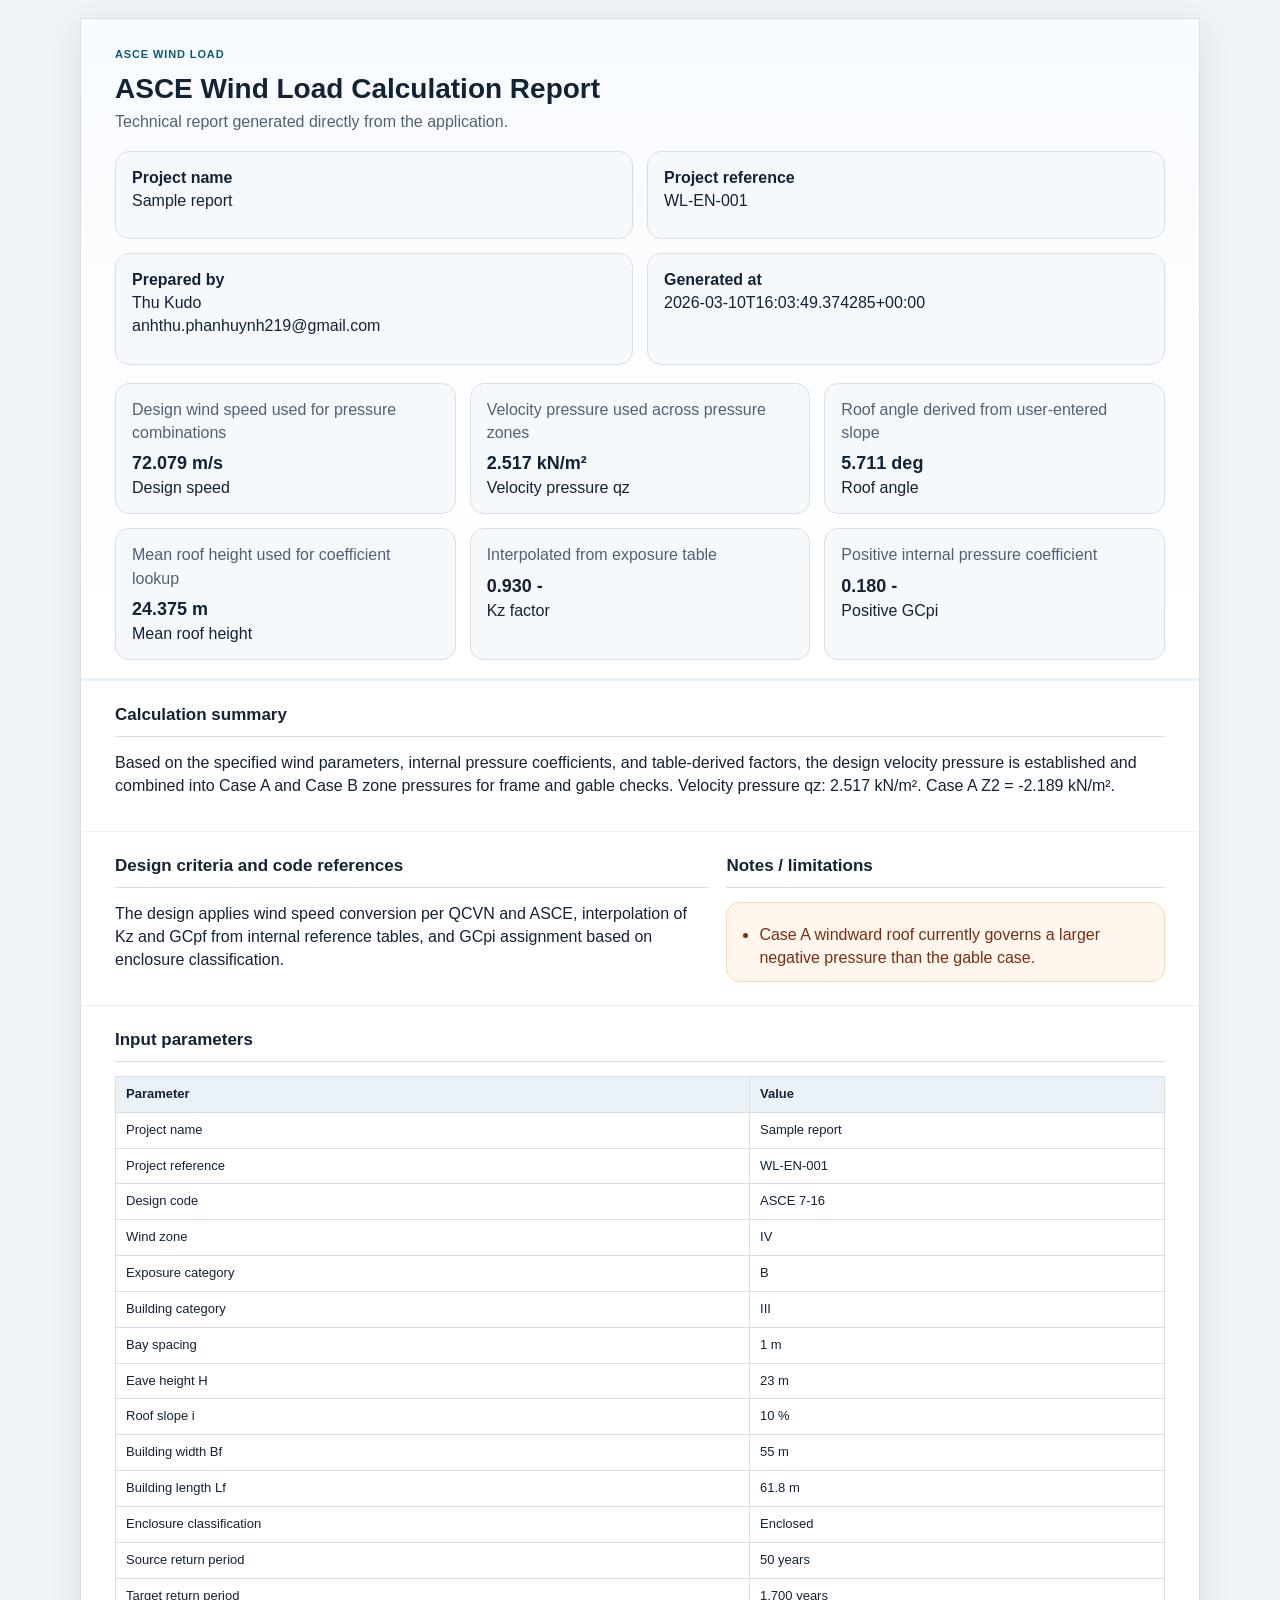
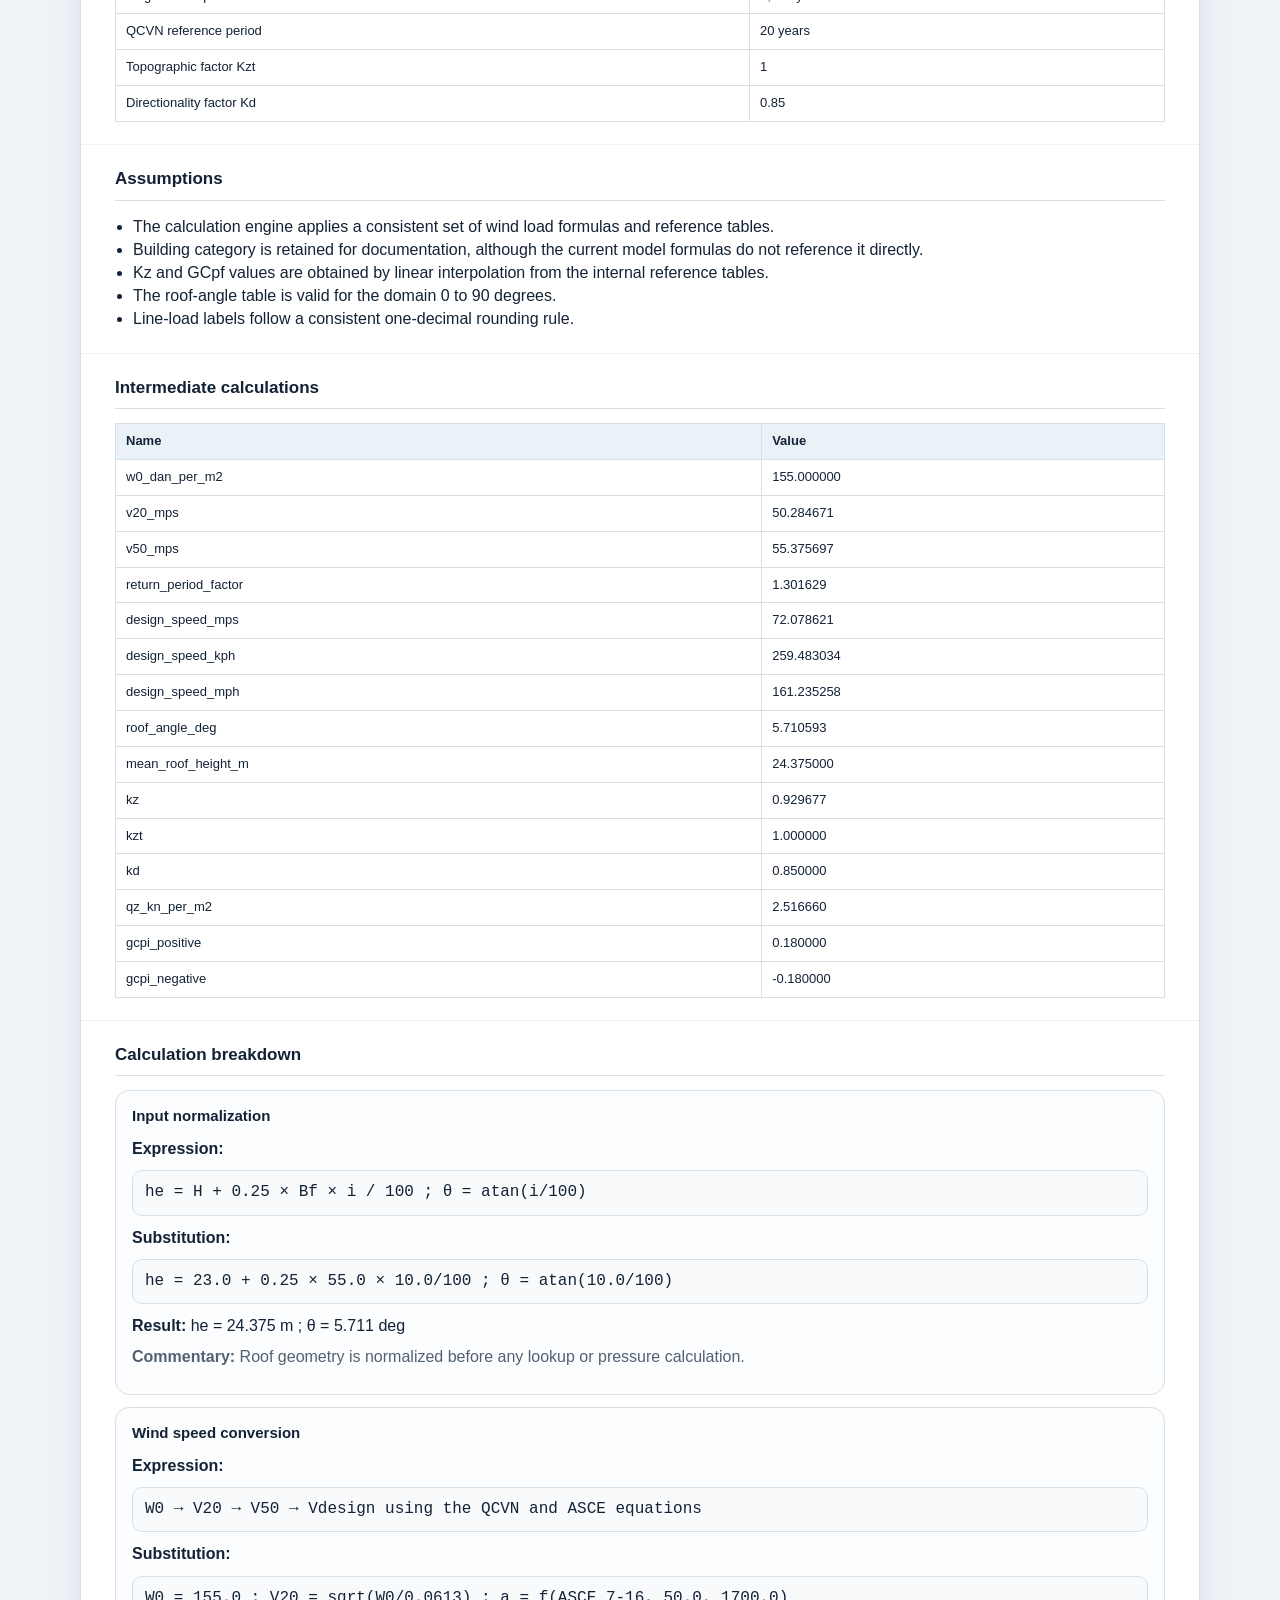
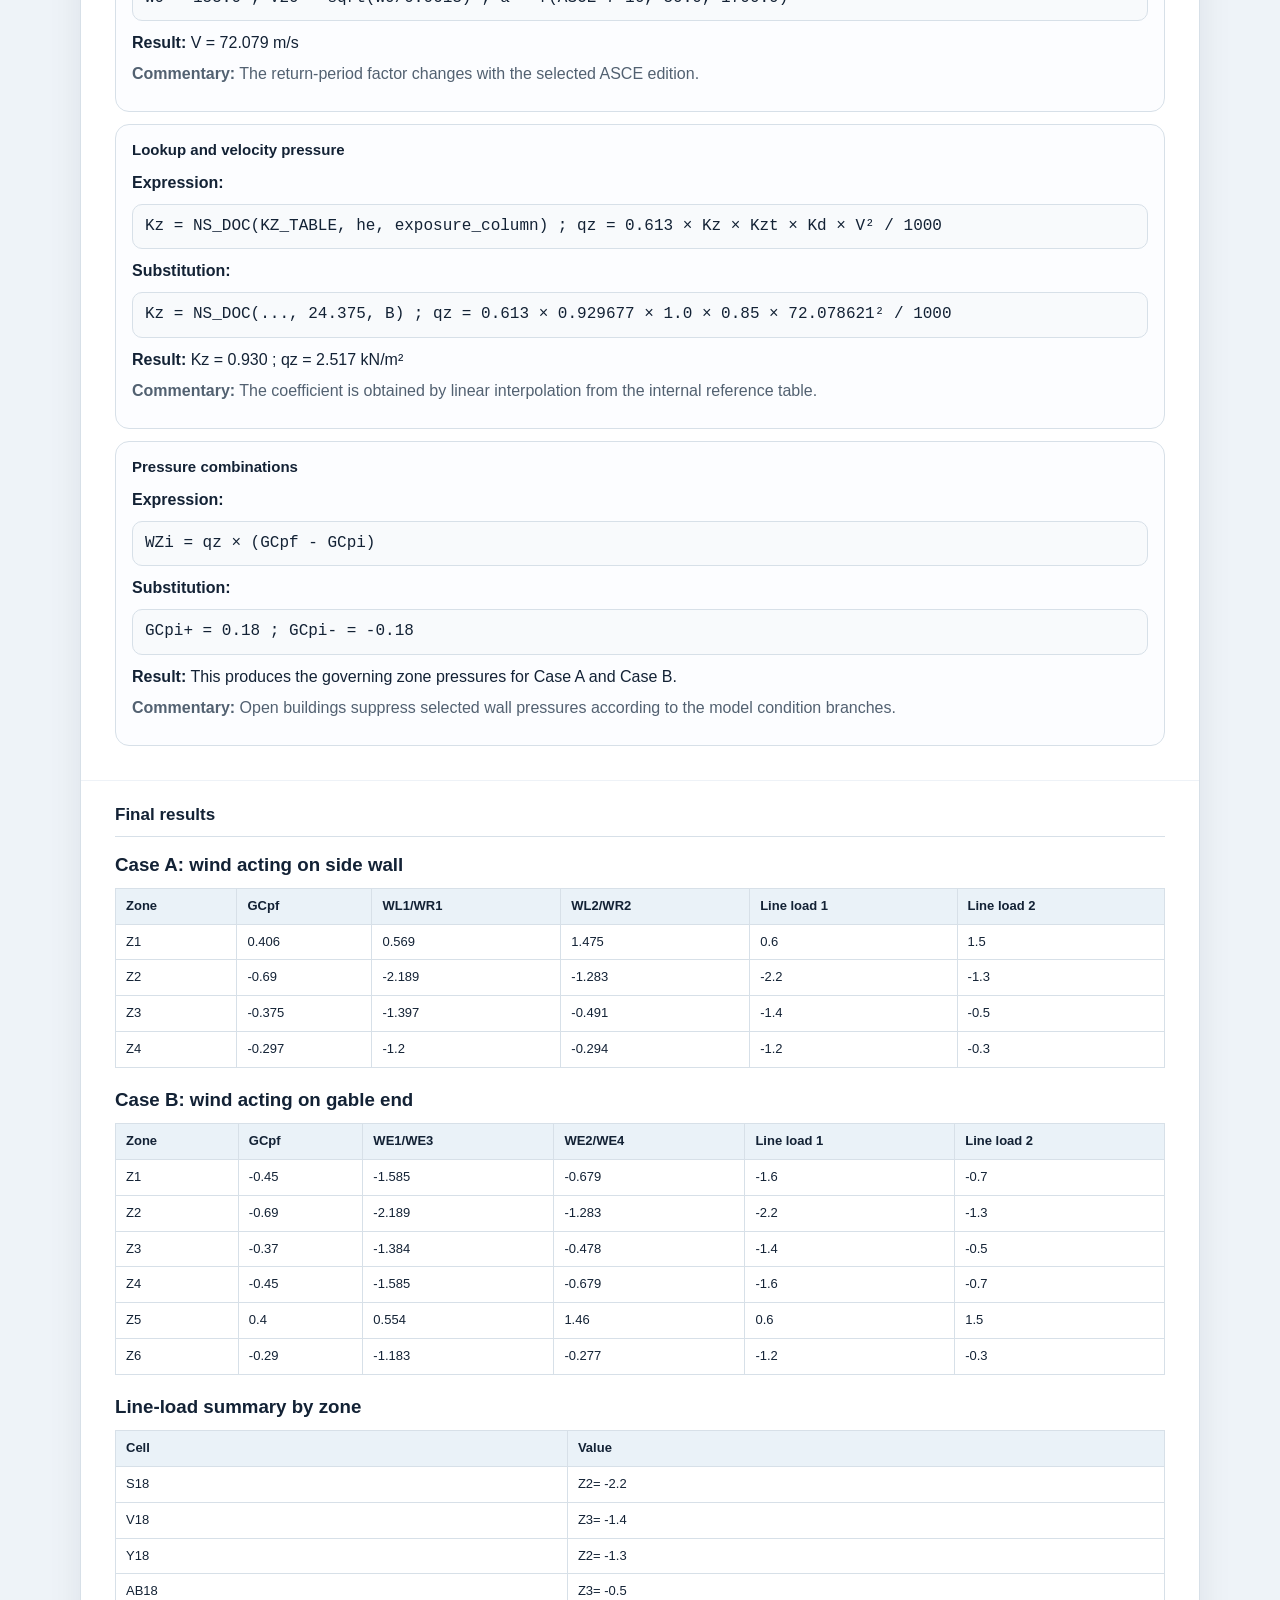
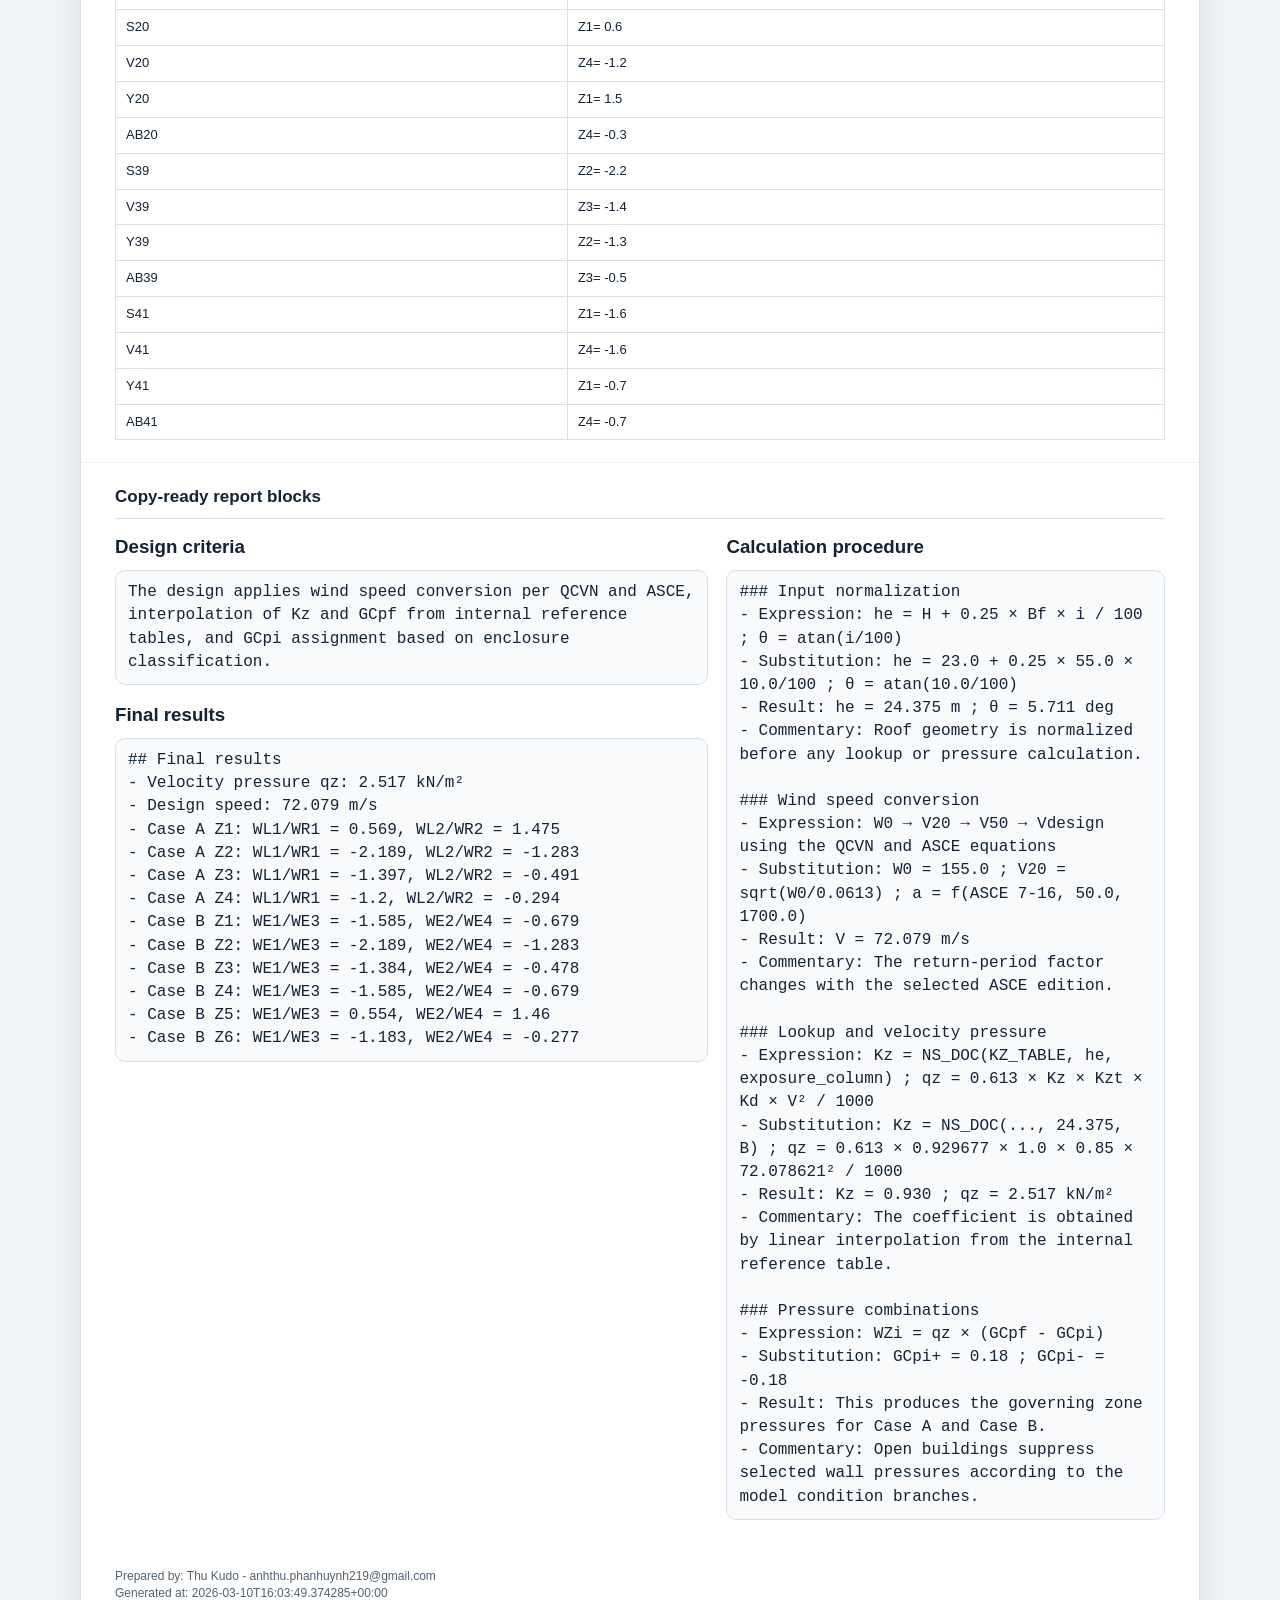
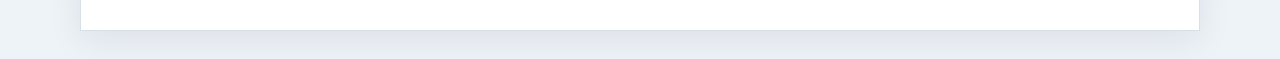
<file: sample_reports/sample_report_en.html>
<!DOCTYPE html>
<html lang="en">
<head>
  <meta charset="UTF-8">
  <meta name="viewport" content="width=device-width, initial-scale=1.0">
  <title>ASCE Wind Load Calculation Report</title>
  <style>
    :root {
      --ink: #132235;
      --muted: #526171;
      --line: #d7e0e8;
      --panel: #f6f9fc;
      --accent: #0f5a73;
      --soft: #eaf2f8;
      --warn: #7c2d12;
      --warn-bg: #fff7ed;
    }
    * { box-sizing: border-box; }
    body {
      margin: 0;
      font-family: "Segoe UI", Arial, sans-serif;
      color: var(--ink);
      background: #eef3f8;
      line-height: 1.45;
    }
    .page {
      width: min(1120px, calc(100vw - 32px));
      margin: 18px auto 28px;
      background: white;
      border: 1px solid var(--line);
      box-shadow: 0 10px 32px rgba(15, 23, 42, 0.08);
    }
    .header {
      padding: 28px 34px 18px;
      border-bottom: 2px solid var(--soft);
      background: linear-gradient(180deg, #f8fbfe, white);
    }
    .eyebrow {
      margin: 0 0 6px;
      font-size: 11px;
      text-transform: uppercase;
      letter-spacing: 0.08em;
      color: var(--accent);
      font-weight: 800;
    }
    h1, h2, h3 { margin: 0; }
    h1 { font-size: 28px; }
    h2 {
      font-size: 17px;
      padding-bottom: 8px;
      border-bottom: 1px solid var(--line);
      margin-bottom: 14px;
    }
    p { margin: 0 0 12px; }
    .subtle { color: var(--muted); }
    .meta-grid, .summary-grid {
      display: grid;
      grid-template-columns: repeat(2, minmax(0, 1fr));
      gap: 14px;
      margin-top: 18px;
    }
    .summary-grid {
      grid-template-columns: repeat(3, minmax(0, 1fr));
    }
    .meta-card, .metric-card {
      border: 1px solid var(--line);
      border-radius: 14px;
      padding: 14px 16px;
      background: var(--panel);
    }
    .metric-card strong {
      display: block;
      font-size: 18px;
      margin-top: 6px;
    }
    .section {
      padding: 22px 34px;
      border-top: 1px solid #eef2f7;
    }
    .section-grid {
      display: grid;
      grid-template-columns: 1.15fr 0.85fr;
      gap: 18px;
    }
    table {
      width: 100%;
      border-collapse: collapse;
      margin-top: 10px;
      font-size: 13px;
    }
    th, td {
      border: 1px solid var(--line);
      padding: 8px 10px;
      vertical-align: top;
      text-align: left;
    }
    th {
      background: var(--soft);
      font-weight: 700;
    }
    .caption {
      margin-top: 10px;
      font-size: 12px;
      color: var(--muted);
    }
    .step {
      border: 1px solid var(--line);
      border-radius: 14px;
      padding: 14px 16px;
      margin-bottom: 12px;
      background: #fcfdff;
    }
    .step h3 {
      font-size: 15px;
      margin-bottom: 10px;
    }
    .formula {
      font-family: Consolas, monospace;
      background: #f8fafc;
      border: 1px solid var(--line);
      border-radius: 10px;
      padding: 10px 12px;
      margin: 10px 0;
      white-space: pre-wrap;
    }
    .warn-box {
      border: 1px solid #fed7aa;
      background: var(--warn-bg);
      color: var(--warn);
      border-radius: 14px;
      padding: 12px 14px;
    }
    ul { margin: 8px 0 0 18px; padding: 0; }
    .footer-note {
      padding: 16px 34px 28px;
      color: var(--muted);
      font-size: 12px;
    }
    @media print {
      body { background: white; }
      .page {
        width: auto;
        margin: 0;
        border: none;
        box-shadow: none;
      }
      .section, .header { page-break-inside: avoid; }
    }
  </style>
</head>
<body>
  <div class="page">
    <header class="header">
      <p class="eyebrow">ASCE WIND LOAD</p>
      <h1>ASCE Wind Load Calculation Report</h1>
      <p class="subtle">Technical report generated directly from the application.</p>

      <div class="meta-grid">
        <div class="meta-card">
          <strong>Project name</strong>
          <p>Sample report</p>
        </div>
        <div class="meta-card">
          <strong>Project reference</strong>
          <p>WL-EN-001</p>
        </div>
        <div class="meta-card">
          <strong>Prepared by</strong>
          <p>Thu Kudo<br>anhthu.phanhuynh219@gmail.com</p>
        </div>
        <div class="meta-card">
          <strong>Generated at</strong>
          <p>2026-03-10T16:03:49.374285+00:00</p>
        </div>
      </div>

      <div class="summary-grid">
        
        <div class="metric-card">
          <span class="subtle">Design wind speed used for pressure combinations</span>
          <strong>72.079 m/s</strong>
          <div>Design speed</div>
        </div>
        
        <div class="metric-card">
          <span class="subtle">Velocity pressure used across pressure zones</span>
          <strong>2.517 kN/m²</strong>
          <div>Velocity pressure qz</div>
        </div>
        
        <div class="metric-card">
          <span class="subtle">Roof angle derived from user-entered slope</span>
          <strong>5.711 deg</strong>
          <div>Roof angle</div>
        </div>
        
        <div class="metric-card">
          <span class="subtle">Mean roof height used for coefficient lookup</span>
          <strong>24.375 m</strong>
          <div>Mean roof height</div>
        </div>
        
        <div class="metric-card">
          <span class="subtle">Interpolated from exposure table</span>
          <strong>0.930 -</strong>
          <div>Kz factor</div>
        </div>
        
        <div class="metric-card">
          <span class="subtle">Positive internal pressure coefficient</span>
          <strong>0.180 -</strong>
          <div>Positive GCpi</div>
        </div>
        
      </div>
    </header>

    <section class="section">
      <h2>Calculation summary</h2>
      <p>Based on the specified wind parameters, internal pressure coefficients, and table-derived factors, the design velocity pressure is established and combined into Case A and Case B zone pressures for frame and gable checks. Velocity pressure qz: 2.517 kN/m². Case A Z2 = -2.189 kN/m².</p>
    </section>

    <section class="section">
      <div class="section-grid">
        <div>
          <h2>Design criteria and code references</h2>
          <p>The design applies wind speed conversion per QCVN and ASCE, interpolation of Kz and GCpf from internal reference tables, and GCpi assignment based on enclosure classification.</p>
        </div>
        <div>
          <h2>Notes / limitations</h2>
          <div class="warn-box">
            <ul>
              
              <li>Case A windward roof currently governs a larger negative pressure than the gable case.</li>
              
            </ul>
          </div>
        </div>
      </div>
    </section>

    <section class="section">
      <h2>Input parameters</h2>
      <table>
        <thead>
          <tr><th>Parameter</th><th>Value</th></tr>
        </thead>
        <tbody>
          
          <tr><td>Project name</td><td>Sample report</td></tr>
          
          <tr><td>Project reference</td><td>WL-EN-001</td></tr>
          
          <tr><td>Design code</td><td>ASCE 7-16</td></tr>
          
          <tr><td>Wind zone</td><td>IV</td></tr>
          
          <tr><td>Exposure category</td><td>B</td></tr>
          
          <tr><td>Building category</td><td>III</td></tr>
          
          <tr><td>Bay spacing</td><td>1 m</td></tr>
          
          <tr><td>Eave height H</td><td>23 m</td></tr>
          
          <tr><td>Roof slope i</td><td>10 %</td></tr>
          
          <tr><td>Building width Bf</td><td>55 m</td></tr>
          
          <tr><td>Building length Lf</td><td>61.8 m</td></tr>
          
          <tr><td>Enclosure classification</td><td>Enclosed</td></tr>
          
          <tr><td>Source return period</td><td>50 years</td></tr>
          
          <tr><td>Target return period</td><td>1,700 years</td></tr>
          
          <tr><td>QCVN reference period</td><td>20 years</td></tr>
          
          <tr><td>Topographic factor Kzt</td><td>1</td></tr>
          
          <tr><td>Directionality factor Kd</td><td>0.85</td></tr>
          
        </tbody>
      </table>
    </section>

    <section class="section">
      <h2>Assumptions</h2>
      <ul>
        
        <li>The calculation engine applies a consistent set of wind load formulas and reference tables.</li>
        
        <li>Building category is retained for documentation, although the current model formulas do not reference it directly.</li>
        
        <li>Kz and GCpf values are obtained by linear interpolation from the internal reference tables.</li>
        
        <li>The roof-angle table is valid for the domain 0 to 90 degrees.</li>
        
        <li>Line-load labels follow a consistent one-decimal rounding rule.</li>
        
      </ul>
    </section>

    <section class="section">
      <h2>Intermediate calculations</h2>
      <table>
        <thead>
          <tr><th>Name</th><th>Value</th></tr>
        </thead>
        <tbody>
          
          <tr><td>w0_dan_per_m2</td><td>155.000000</td></tr>
          
          <tr><td>v20_mps</td><td>50.284671</td></tr>
          
          <tr><td>v50_mps</td><td>55.375697</td></tr>
          
          <tr><td>return_period_factor</td><td>1.301629</td></tr>
          
          <tr><td>design_speed_mps</td><td>72.078621</td></tr>
          
          <tr><td>design_speed_kph</td><td>259.483034</td></tr>
          
          <tr><td>design_speed_mph</td><td>161.235258</td></tr>
          
          <tr><td>roof_angle_deg</td><td>5.710593</td></tr>
          
          <tr><td>mean_roof_height_m</td><td>24.375000</td></tr>
          
          <tr><td>kz</td><td>0.929677</td></tr>
          
          <tr><td>kzt</td><td>1.000000</td></tr>
          
          <tr><td>kd</td><td>0.850000</td></tr>
          
          <tr><td>qz_kn_per_m2</td><td>2.516660</td></tr>
          
          <tr><td>gcpi_positive</td><td>0.180000</td></tr>
          
          <tr><td>gcpi_negative</td><td>-0.180000</td></tr>
          
        </tbody>
      </table>
    </section>

    <section class="section">
      <h2>Calculation breakdown</h2>
      
      <article class="step">
        <h3>Input normalization</h3>
        <div><strong>Expression:</strong></div>
        <div class="formula">he = H + 0.25 × Bf × i / 100 ; θ = atan(i/100)</div>
        <div><strong>Substitution:</strong></div>
        <div class="formula">he = 23.0 + 0.25 × 55.0 × 10.0/100 ; θ = atan(10.0/100)</div>
        <div><strong>Result:</strong> he = 24.375 m ; θ = 5.711 deg</div>
        <p class="subtle" style="margin-top: 8px;"><strong>Commentary:</strong> Roof geometry is normalized before any lookup or pressure calculation.</p>
      </article>
      
      <article class="step">
        <h3>Wind speed conversion</h3>
        <div><strong>Expression:</strong></div>
        <div class="formula">W0 → V20 → V50 → Vdesign using the QCVN and ASCE equations</div>
        <div><strong>Substitution:</strong></div>
        <div class="formula">W0 = 155.0 ; V20 = sqrt(W0/0.0613) ; a = f(ASCE 7-16, 50.0, 1700.0)</div>
        <div><strong>Result:</strong> V = 72.079 m/s</div>
        <p class="subtle" style="margin-top: 8px;"><strong>Commentary:</strong> The return-period factor changes with the selected ASCE edition.</p>
      </article>
      
      <article class="step">
        <h3>Lookup and velocity pressure</h3>
        <div><strong>Expression:</strong></div>
        <div class="formula">Kz = NS_DOC(KZ_TABLE, he, exposure_column) ; qz = 0.613 × Kz × Kzt × Kd × V² / 1000</div>
        <div><strong>Substitution:</strong></div>
        <div class="formula">Kz = NS_DOC(..., 24.375, B) ; qz = 0.613 × 0.929677 × 1.0 × 0.85 × 72.078621² / 1000</div>
        <div><strong>Result:</strong> Kz = 0.930 ; qz = 2.517 kN/m²</div>
        <p class="subtle" style="margin-top: 8px;"><strong>Commentary:</strong> The coefficient is obtained by linear interpolation from the internal reference table.</p>
      </article>
      
      <article class="step">
        <h3>Pressure combinations</h3>
        <div><strong>Expression:</strong></div>
        <div class="formula">WZi = qz × (GCpf - GCpi)</div>
        <div><strong>Substitution:</strong></div>
        <div class="formula">GCpi+ = 0.18 ; GCpi- = -0.18</div>
        <div><strong>Result:</strong> This produces the governing zone pressures for Case A and Case B.</div>
        <p class="subtle" style="margin-top: 8px;"><strong>Commentary:</strong> Open buildings suppress selected wall pressures according to the model condition branches.</p>
      </article>
      
    </section>

    <section class="section">
      <h2>Final results</h2>
      <h3 style="margin-bottom: 10px;">Case A: wind acting on side wall</h3>
      <table>
        <thead>
          <tr><th>Zone</th><th>GCpf</th><th>WL1/WR1</th><th>WL2/WR2</th><th>Line load 1</th><th>Line load 2</th></tr>
        </thead>
        <tbody>
          
          <tr>
            <td>Z1</td>
            <td>0.406</td>
            <td>0.569</td>
            <td>1.475</td>
            <td>0.6</td>
            <td>1.5</td>
          </tr>
          
          <tr>
            <td>Z2</td>
            <td>-0.69</td>
            <td>-2.189</td>
            <td>-1.283</td>
            <td>-2.2</td>
            <td>-1.3</td>
          </tr>
          
          <tr>
            <td>Z3</td>
            <td>-0.375</td>
            <td>-1.397</td>
            <td>-0.491</td>
            <td>-1.4</td>
            <td>-0.5</td>
          </tr>
          
          <tr>
            <td>Z4</td>
            <td>-0.297</td>
            <td>-1.2</td>
            <td>-0.294</td>
            <td>-1.2</td>
            <td>-0.3</td>
          </tr>
          
        </tbody>
      </table>

      <h3 style="margin: 18px 0 10px;">Case B: wind acting on gable end</h3>
      <table>
        <thead>
          <tr><th>Zone</th><th>GCpf</th><th>WE1/WE3</th><th>WE2/WE4</th><th>Line load 1</th><th>Line load 2</th></tr>
        </thead>
        <tbody>
          
          <tr>
            <td>Z1</td>
            <td>-0.45</td>
            <td>-1.585</td>
            <td>-0.679</td>
            <td>-1.6</td>
            <td>-0.7</td>
          </tr>
          
          <tr>
            <td>Z2</td>
            <td>-0.69</td>
            <td>-2.189</td>
            <td>-1.283</td>
            <td>-2.2</td>
            <td>-1.3</td>
          </tr>
          
          <tr>
            <td>Z3</td>
            <td>-0.37</td>
            <td>-1.384</td>
            <td>-0.478</td>
            <td>-1.4</td>
            <td>-0.5</td>
          </tr>
          
          <tr>
            <td>Z4</td>
            <td>-0.45</td>
            <td>-1.585</td>
            <td>-0.679</td>
            <td>-1.6</td>
            <td>-0.7</td>
          </tr>
          
          <tr>
            <td>Z5</td>
            <td>0.4</td>
            <td>0.554</td>
            <td>1.46</td>
            <td>0.6</td>
            <td>1.5</td>
          </tr>
          
          <tr>
            <td>Z6</td>
            <td>-0.29</td>
            <td>-1.183</td>
            <td>-0.277</td>
            <td>-1.2</td>
            <td>-0.3</td>
          </tr>
          
        </tbody>
      </table>

      <h3 style="margin: 18px 0 10px;">Line-load summary by zone</h3>
      <table>
        <thead><tr><th>Cell</th><th>Value</th></tr></thead>
        <tbody>
          
          <tr><td>S18</td><td>Z2= -2.2</td></tr>
          
          <tr><td>V18</td><td>Z3= -1.4</td></tr>
          
          <tr><td>Y18</td><td>Z2= -1.3</td></tr>
          
          <tr><td>AB18</td><td>Z3= -0.5</td></tr>
          
          <tr><td>S20</td><td>Z1= 0.6</td></tr>
          
          <tr><td>V20</td><td>Z4= -1.2</td></tr>
          
          <tr><td>Y20</td><td>Z1= 1.5</td></tr>
          
          <tr><td>AB20</td><td>Z4= -0.3</td></tr>
          
          <tr><td>S39</td><td>Z2= -2.2</td></tr>
          
          <tr><td>V39</td><td>Z3= -1.4</td></tr>
          
          <tr><td>Y39</td><td>Z2= -1.3</td></tr>
          
          <tr><td>AB39</td><td>Z3= -0.5</td></tr>
          
          <tr><td>S41</td><td>Z1= -1.6</td></tr>
          
          <tr><td>V41</td><td>Z4= -1.6</td></tr>
          
          <tr><td>Y41</td><td>Z1= -0.7</td></tr>
          
          <tr><td>AB41</td><td>Z4= -0.7</td></tr>
          
        </tbody>
      </table>
    </section>

    <section class="section">
      <h2>Copy-ready report blocks</h2>
      <div class="section-grid">
        <div>
          <h3 style="margin-bottom: 10px;">Design criteria</h3>
          <div class="formula">The design applies wind speed conversion per QCVN and ASCE, interpolation of Kz and GCpf from internal reference tables, and GCpi assignment based on enclosure classification.</div>
          <h3 style="margin: 16px 0 10px;">Final results</h3>
          <div class="formula">## Final results
- Velocity pressure qz: 2.517 kN/m²
- Design speed: 72.079 m/s
- Case A Z1: WL1/WR1 = 0.569, WL2/WR2 = 1.475
- Case A Z2: WL1/WR1 = -2.189, WL2/WR2 = -1.283
- Case A Z3: WL1/WR1 = -1.397, WL2/WR2 = -0.491
- Case A Z4: WL1/WR1 = -1.2, WL2/WR2 = -0.294
- Case B Z1: WE1/WE3 = -1.585, WE2/WE4 = -0.679
- Case B Z2: WE1/WE3 = -2.189, WE2/WE4 = -1.283
- Case B Z3: WE1/WE3 = -1.384, WE2/WE4 = -0.478
- Case B Z4: WE1/WE3 = -1.585, WE2/WE4 = -0.679
- Case B Z5: WE1/WE3 = 0.554, WE2/WE4 = 1.46
- Case B Z6: WE1/WE3 = -1.183, WE2/WE4 = -0.277</div>
        </div>
        <div>
          <h3 style="margin-bottom: 10px;">Calculation procedure</h3>
          <div class="formula">### Input normalization
- Expression: he = H + 0.25 × Bf × i / 100 ; θ = atan(i/100)
- Substitution: he = 23.0 + 0.25 × 55.0 × 10.0/100 ; θ = atan(10.0/100)
- Result: he = 24.375 m ; θ = 5.711 deg
- Commentary: Roof geometry is normalized before any lookup or pressure calculation.

### Wind speed conversion
- Expression: W0 → V20 → V50 → Vdesign using the QCVN and ASCE equations
- Substitution: W0 = 155.0 ; V20 = sqrt(W0/0.0613) ; a = f(ASCE 7-16, 50.0, 1700.0)
- Result: V = 72.079 m/s
- Commentary: The return-period factor changes with the selected ASCE edition.

### Lookup and velocity pressure
- Expression: Kz = NS_DOC(KZ_TABLE, he, exposure_column) ; qz = 0.613 × Kz × Kzt × Kd × V² / 1000
- Substitution: Kz = NS_DOC(..., 24.375, B) ; qz = 0.613 × 0.929677 × 1.0 × 0.85 × 72.078621² / 1000
- Result: Kz = 0.930 ; qz = 2.517 kN/m²
- Commentary: The coefficient is obtained by linear interpolation from the internal reference table.

### Pressure combinations
- Expression: WZi = qz × (GCpf - GCpi)
- Substitution: GCpi+ = 0.18 ; GCpi- = -0.18
- Result: This produces the governing zone pressures for Case A and Case B.
- Commentary: Open buildings suppress selected wall pressures according to the model condition branches.</div>
        </div>
      </div>
    </section>

    <div class="footer-note">
      Prepared by: Thu Kudo - anhthu.phanhuynh219@gmail.com<br>
      Generated at: 2026-03-10T16:03:49.374285+00:00
    </div>
  </div>
</body>
</html>
</file>
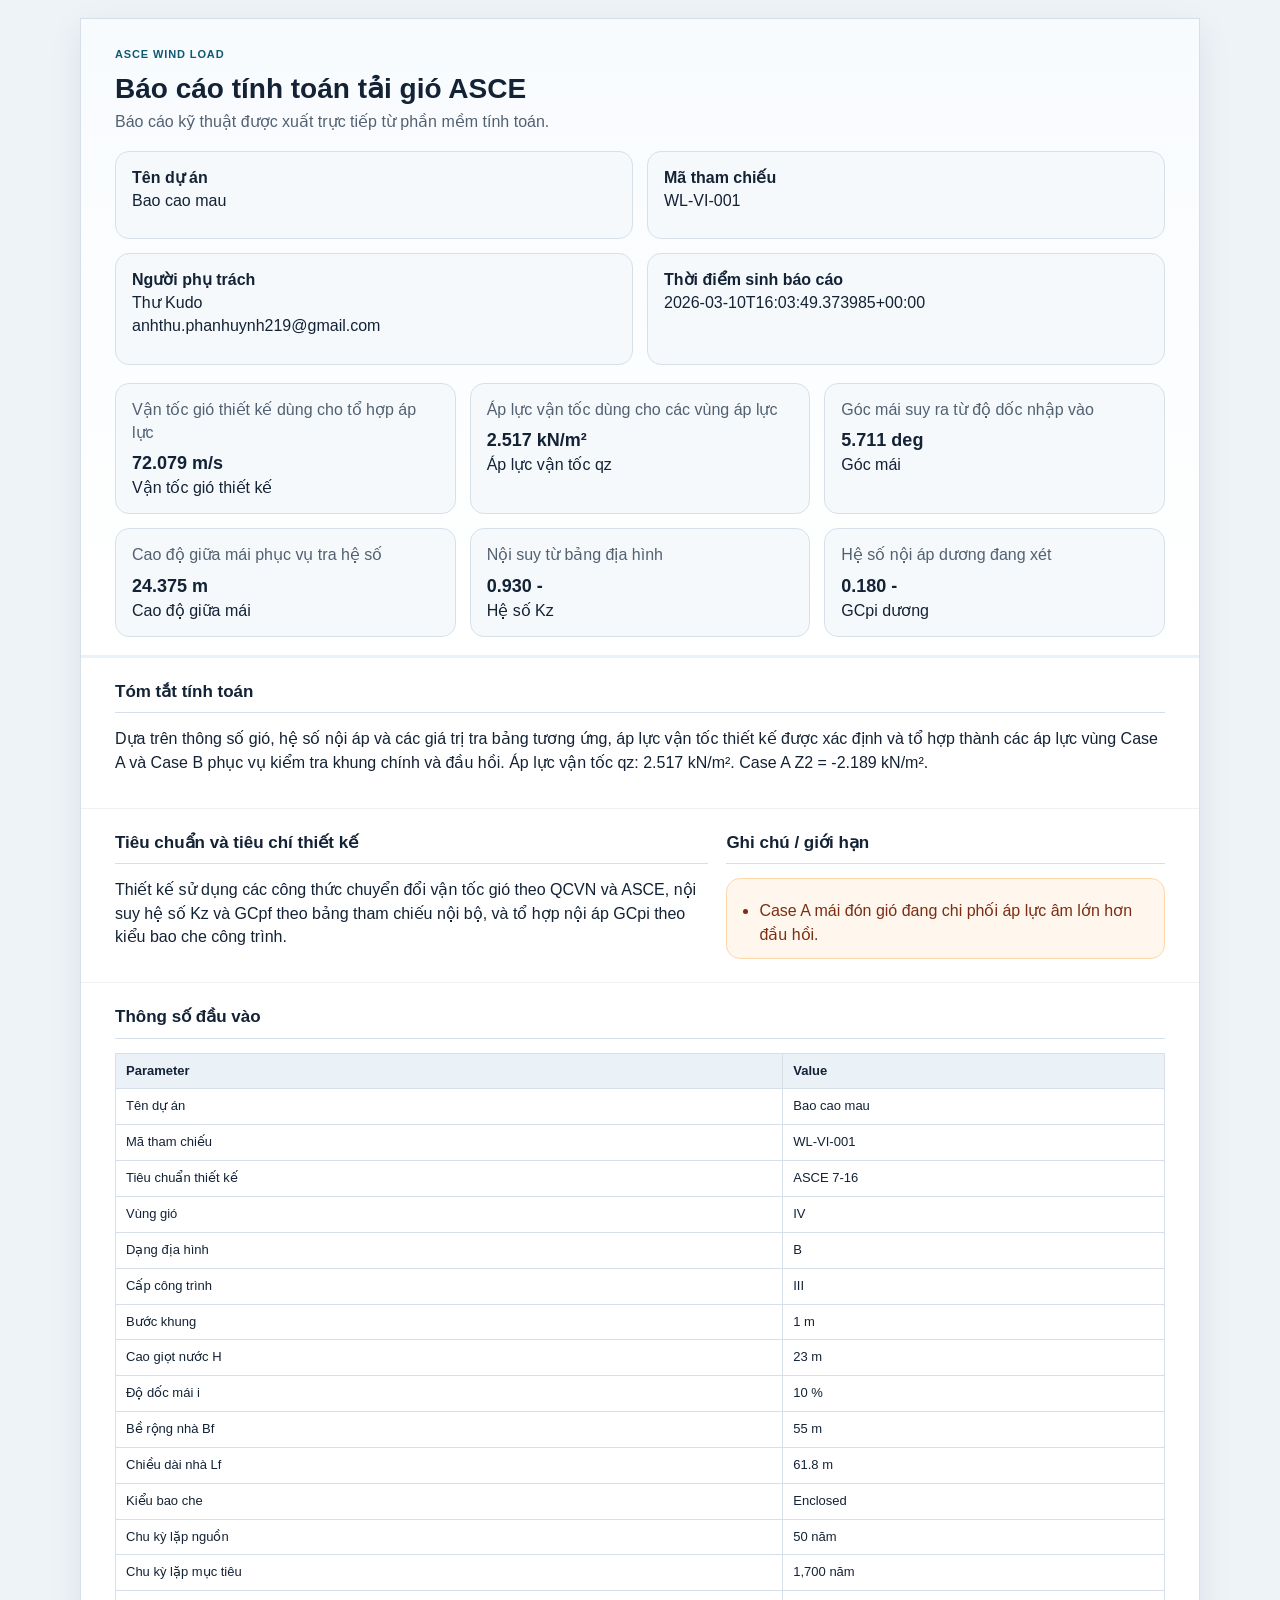
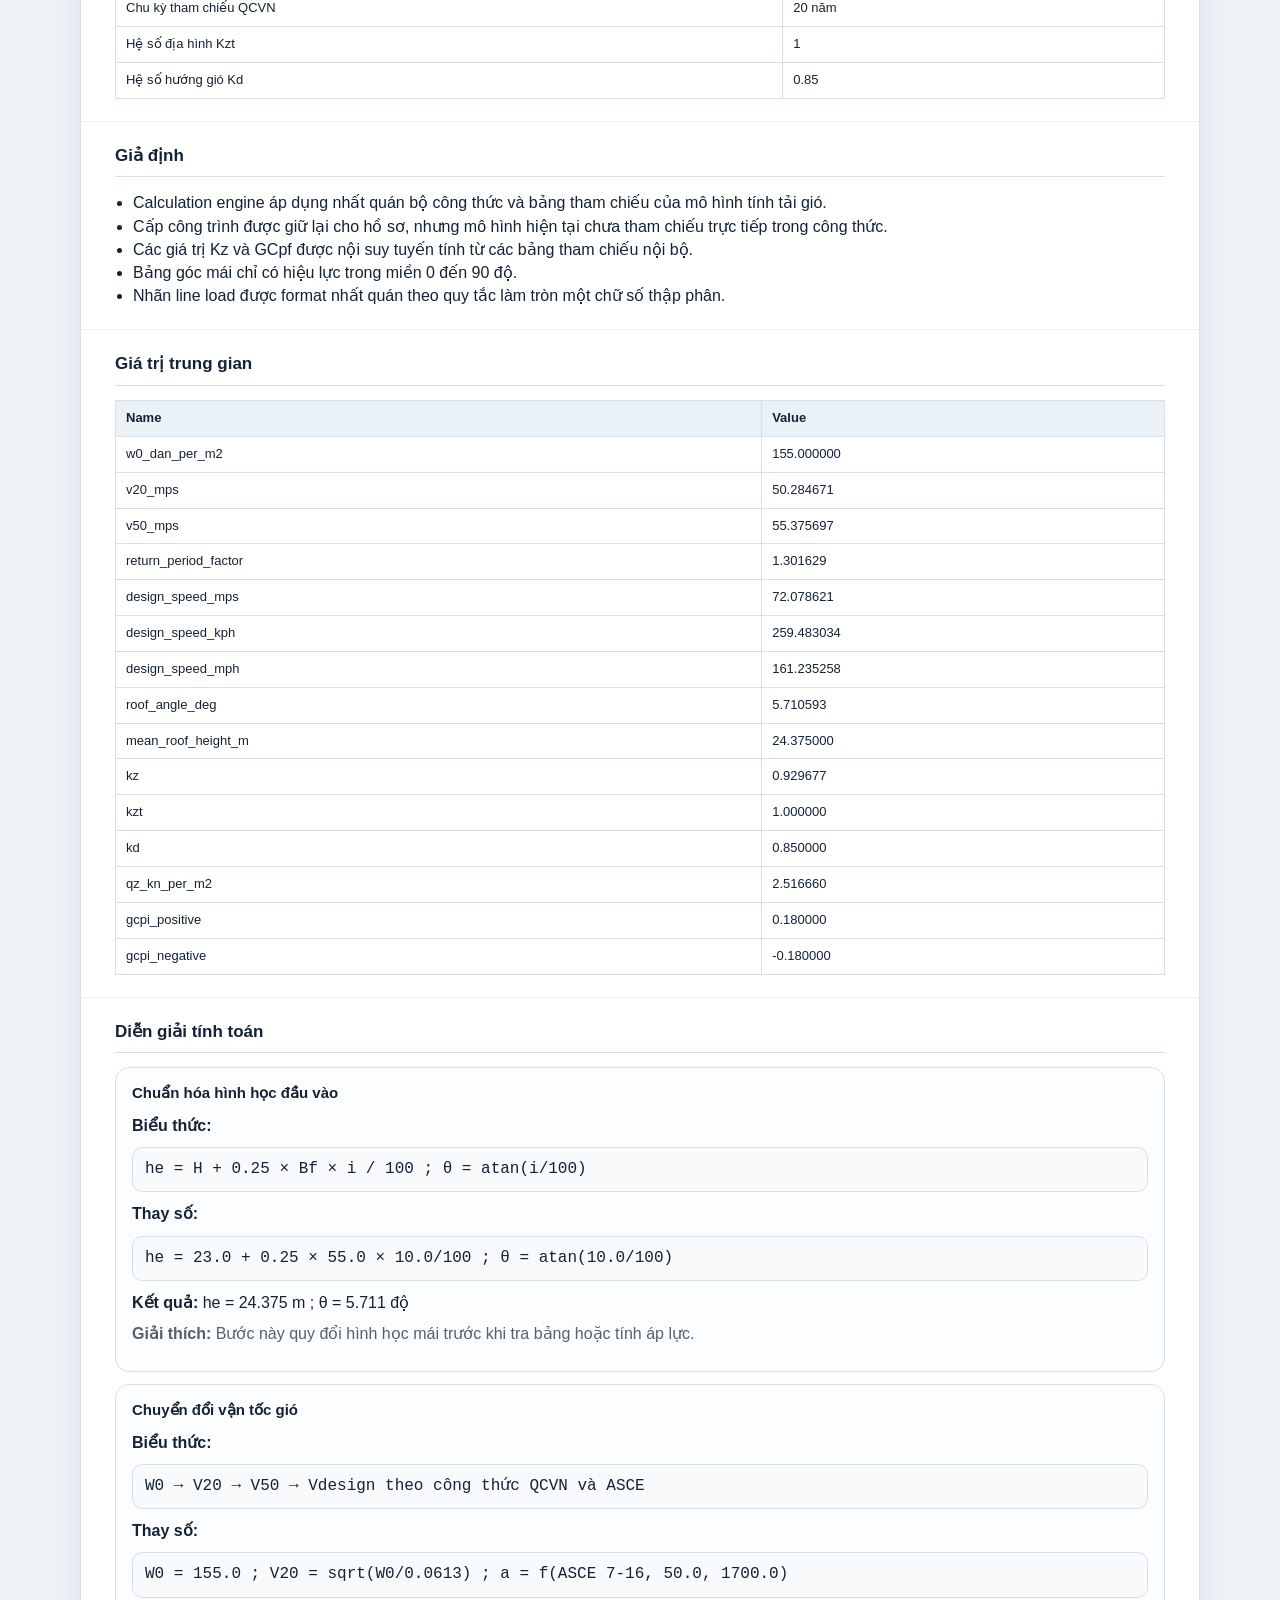
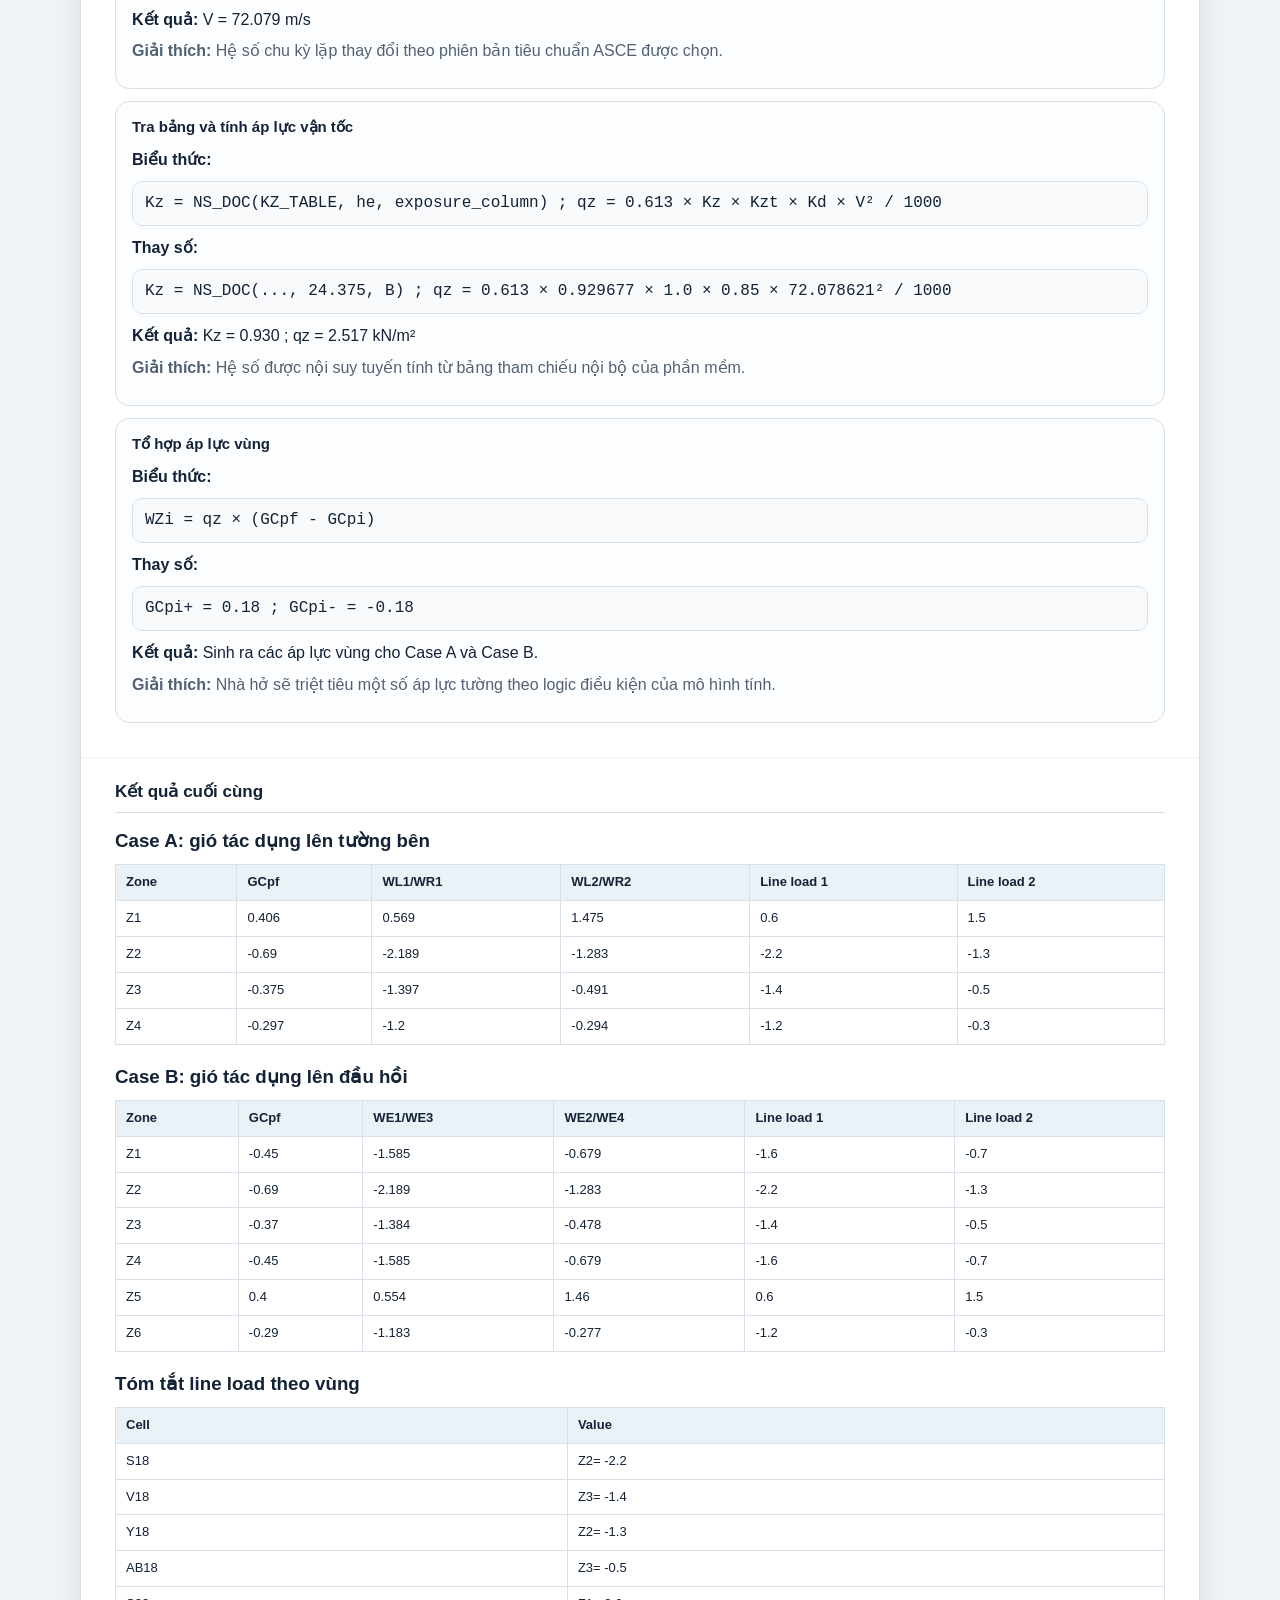
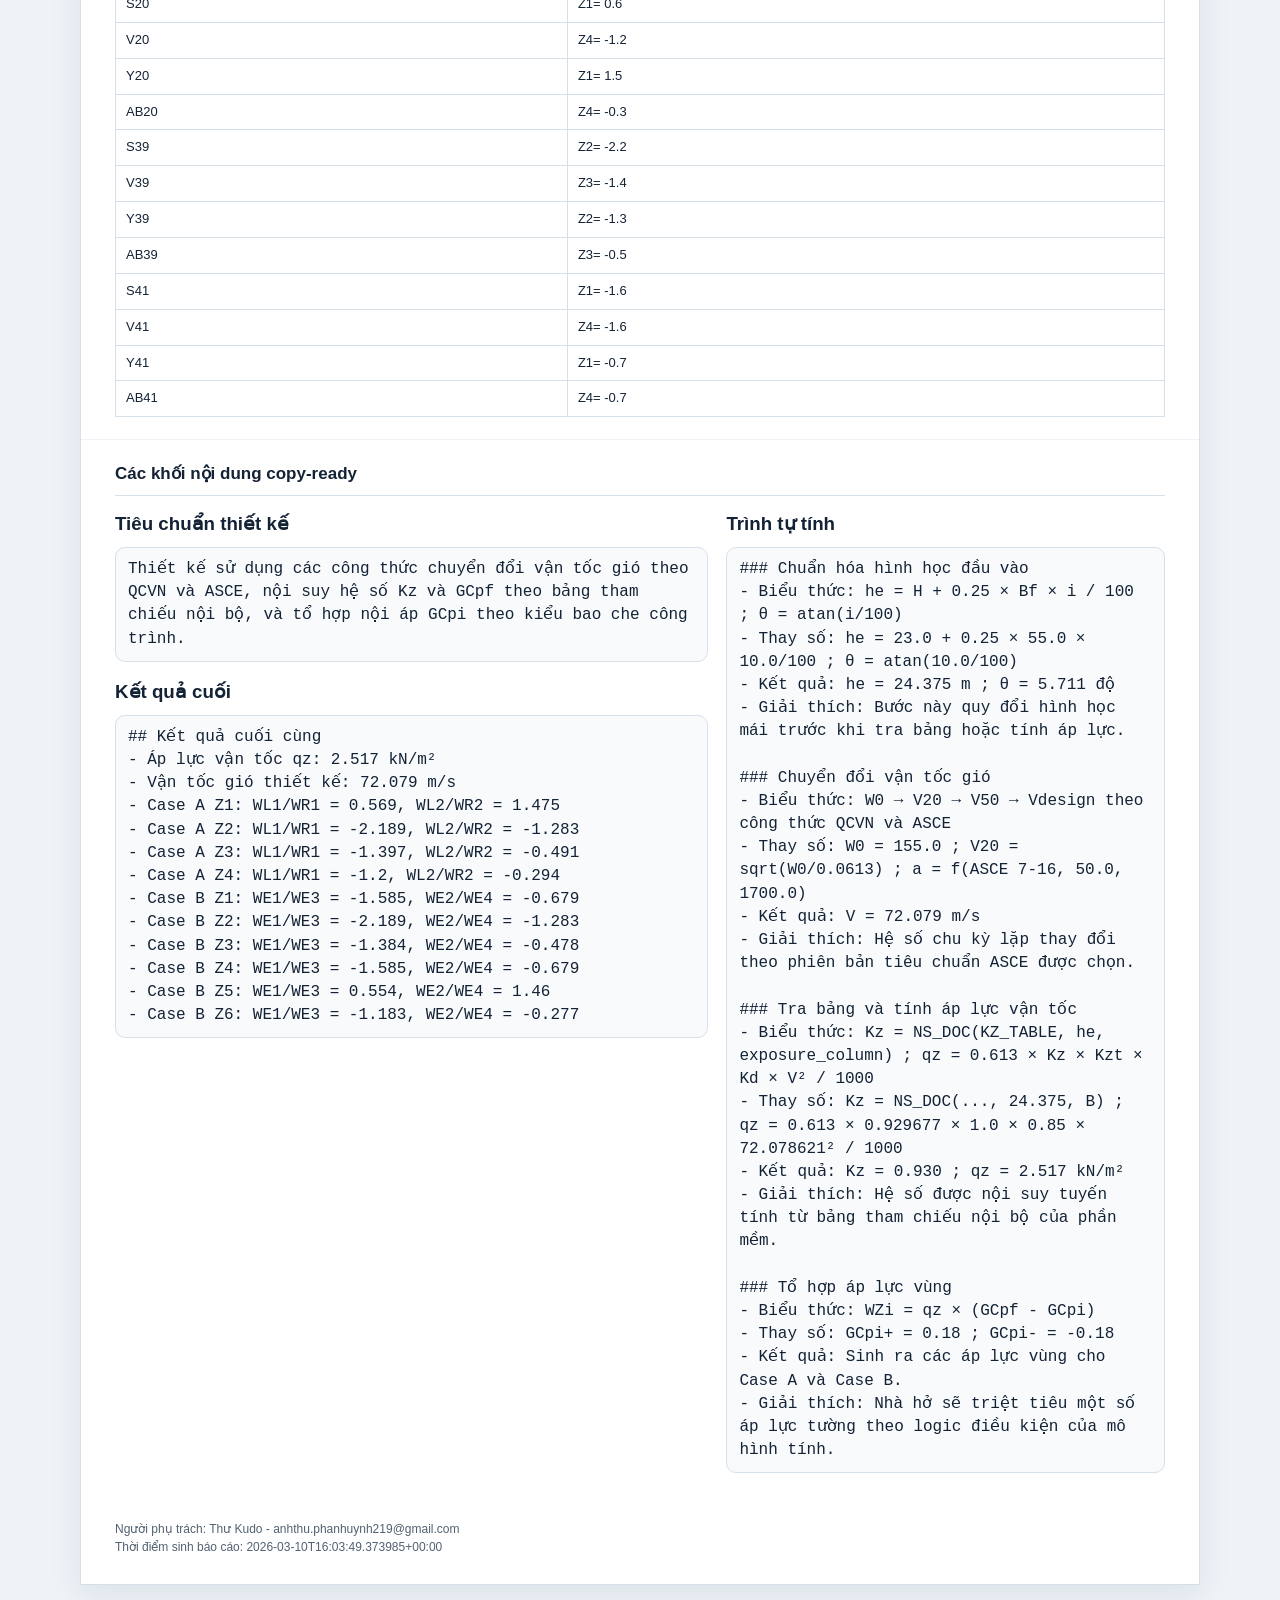
<file: sample_reports/sample_report_vi.html>
<!DOCTYPE html>
<html lang="vi">
<head>
  <meta charset="UTF-8">
  <meta name="viewport" content="width=device-width, initial-scale=1.0">
  <title>Báo cáo tính toán tải gió ASCE</title>
  <style>
    :root {
      --ink: #132235;
      --muted: #526171;
      --line: #d7e0e8;
      --panel: #f6f9fc;
      --accent: #0f5a73;
      --soft: #eaf2f8;
      --warn: #7c2d12;
      --warn-bg: #fff7ed;
    }
    * { box-sizing: border-box; }
    body {
      margin: 0;
      font-family: "Segoe UI", Arial, sans-serif;
      color: var(--ink);
      background: #eef3f8;
      line-height: 1.45;
    }
    .page {
      width: min(1120px, calc(100vw - 32px));
      margin: 18px auto 28px;
      background: white;
      border: 1px solid var(--line);
      box-shadow: 0 10px 32px rgba(15, 23, 42, 0.08);
    }
    .header {
      padding: 28px 34px 18px;
      border-bottom: 2px solid var(--soft);
      background: linear-gradient(180deg, #f8fbfe, white);
    }
    .eyebrow {
      margin: 0 0 6px;
      font-size: 11px;
      text-transform: uppercase;
      letter-spacing: 0.08em;
      color: var(--accent);
      font-weight: 800;
    }
    h1, h2, h3 { margin: 0; }
    h1 { font-size: 28px; }
    h2 {
      font-size: 17px;
      padding-bottom: 8px;
      border-bottom: 1px solid var(--line);
      margin-bottom: 14px;
    }
    p { margin: 0 0 12px; }
    .subtle { color: var(--muted); }
    .meta-grid, .summary-grid {
      display: grid;
      grid-template-columns: repeat(2, minmax(0, 1fr));
      gap: 14px;
      margin-top: 18px;
    }
    .summary-grid {
      grid-template-columns: repeat(3, minmax(0, 1fr));
    }
    .meta-card, .metric-card {
      border: 1px solid var(--line);
      border-radius: 14px;
      padding: 14px 16px;
      background: var(--panel);
    }
    .metric-card strong {
      display: block;
      font-size: 18px;
      margin-top: 6px;
    }
    .section {
      padding: 22px 34px;
      border-top: 1px solid #eef2f7;
    }
    .section-grid {
      display: grid;
      grid-template-columns: 1.15fr 0.85fr;
      gap: 18px;
    }
    table {
      width: 100%;
      border-collapse: collapse;
      margin-top: 10px;
      font-size: 13px;
    }
    th, td {
      border: 1px solid var(--line);
      padding: 8px 10px;
      vertical-align: top;
      text-align: left;
    }
    th {
      background: var(--soft);
      font-weight: 700;
    }
    .caption {
      margin-top: 10px;
      font-size: 12px;
      color: var(--muted);
    }
    .step {
      border: 1px solid var(--line);
      border-radius: 14px;
      padding: 14px 16px;
      margin-bottom: 12px;
      background: #fcfdff;
    }
    .step h3 {
      font-size: 15px;
      margin-bottom: 10px;
    }
    .formula {
      font-family: Consolas, monospace;
      background: #f8fafc;
      border: 1px solid var(--line);
      border-radius: 10px;
      padding: 10px 12px;
      margin: 10px 0;
      white-space: pre-wrap;
    }
    .warn-box {
      border: 1px solid #fed7aa;
      background: var(--warn-bg);
      color: var(--warn);
      border-radius: 14px;
      padding: 12px 14px;
    }
    ul { margin: 8px 0 0 18px; padding: 0; }
    .footer-note {
      padding: 16px 34px 28px;
      color: var(--muted);
      font-size: 12px;
    }
    @media print {
      body { background: white; }
      .page {
        width: auto;
        margin: 0;
        border: none;
        box-shadow: none;
      }
      .section, .header { page-break-inside: avoid; }
    }
  </style>
</head>
<body>
  <div class="page">
    <header class="header">
      <p class="eyebrow">ASCE WIND LOAD</p>
      <h1>Báo cáo tính toán tải gió ASCE</h1>
      <p class="subtle">Báo cáo kỹ thuật được xuất trực tiếp từ phần mềm tính toán.</p>

      <div class="meta-grid">
        <div class="meta-card">
          <strong>Tên dự án</strong>
          <p>Bao cao mau</p>
        </div>
        <div class="meta-card">
          <strong>Mã tham chiếu</strong>
          <p>WL-VI-001</p>
        </div>
        <div class="meta-card">
          <strong>Người phụ trách</strong>
          <p>Thư Kudo<br>anhthu.phanhuynh219@gmail.com</p>
        </div>
        <div class="meta-card">
          <strong>Thời điểm sinh báo cáo</strong>
          <p>2026-03-10T16:03:49.373985+00:00</p>
        </div>
      </div>

      <div class="summary-grid">
        
        <div class="metric-card">
          <span class="subtle">Vận tốc gió thiết kế dùng cho tổ hợp áp lực</span>
          <strong>72.079 m/s</strong>
          <div>Vận tốc gió thiết kế</div>
        </div>
        
        <div class="metric-card">
          <span class="subtle">Áp lực vận tốc dùng cho các vùng áp lực</span>
          <strong>2.517 kN/m²</strong>
          <div>Áp lực vận tốc qz</div>
        </div>
        
        <div class="metric-card">
          <span class="subtle">Góc mái suy ra từ độ dốc nhập vào</span>
          <strong>5.711 deg</strong>
          <div>Góc mái</div>
        </div>
        
        <div class="metric-card">
          <span class="subtle">Cao độ giữa mái phục vụ tra hệ số</span>
          <strong>24.375 m</strong>
          <div>Cao độ giữa mái</div>
        </div>
        
        <div class="metric-card">
          <span class="subtle">Nội suy từ bảng địa hình</span>
          <strong>0.930 -</strong>
          <div>Hệ số Kz</div>
        </div>
        
        <div class="metric-card">
          <span class="subtle">Hệ số nội áp dương đang xét</span>
          <strong>0.180 -</strong>
          <div>GCpi dương</div>
        </div>
        
      </div>
    </header>

    <section class="section">
      <h2>Tóm tắt tính toán</h2>
      <p>Dựa trên thông số gió, hệ số nội áp và các giá trị tra bảng tương ứng, áp lực vận tốc thiết kế được xác định và tổ hợp thành các áp lực vùng Case A và Case B phục vụ kiểm tra khung chính và đầu hồi. Áp lực vận tốc qz: 2.517 kN/m². Case A Z2 = -2.189 kN/m².</p>
    </section>

    <section class="section">
      <div class="section-grid">
        <div>
          <h2>Tiêu chuẩn và tiêu chí thiết kế</h2>
          <p>Thiết kế sử dụng các công thức chuyển đổi vận tốc gió theo QCVN và ASCE, nội suy hệ số Kz và GCpf theo bảng tham chiếu nội bộ, và tổ hợp nội áp GCpi theo kiểu bao che công trình.</p>
        </div>
        <div>
          <h2>Ghi chú / giới hạn</h2>
          <div class="warn-box">
            <ul>
              
              <li>Case A mái đón gió đang chi phối áp lực âm lớn hơn đầu hồi.</li>
              
            </ul>
          </div>
        </div>
      </div>
    </section>

    <section class="section">
      <h2>Thông số đầu vào</h2>
      <table>
        <thead>
          <tr><th>Parameter</th><th>Value</th></tr>
        </thead>
        <tbody>
          
          <tr><td>Tên dự án</td><td>Bao cao mau</td></tr>
          
          <tr><td>Mã tham chiếu</td><td>WL-VI-001</td></tr>
          
          <tr><td>Tiêu chuẩn thiết kế</td><td>ASCE 7-16</td></tr>
          
          <tr><td>Vùng gió</td><td>IV</td></tr>
          
          <tr><td>Dạng địa hình</td><td>B</td></tr>
          
          <tr><td>Cấp công trình</td><td>III</td></tr>
          
          <tr><td>Bước khung</td><td>1 m</td></tr>
          
          <tr><td>Cao giọt nước H</td><td>23 m</td></tr>
          
          <tr><td>Độ dốc mái i</td><td>10 %</td></tr>
          
          <tr><td>Bề rộng nhà Bf</td><td>55 m</td></tr>
          
          <tr><td>Chiều dài nhà Lf</td><td>61.8 m</td></tr>
          
          <tr><td>Kiểu bao che</td><td>Enclosed</td></tr>
          
          <tr><td>Chu kỳ lặp nguồn</td><td>50 năm</td></tr>
          
          <tr><td>Chu kỳ lặp mục tiêu</td><td>1,700 năm</td></tr>
          
          <tr><td>Chu kỳ tham chiếu QCVN</td><td>20 năm</td></tr>
          
          <tr><td>Hệ số địa hình Kzt</td><td>1</td></tr>
          
          <tr><td>Hệ số hướng gió Kd</td><td>0.85</td></tr>
          
        </tbody>
      </table>
    </section>

    <section class="section">
      <h2>Giả định</h2>
      <ul>
        
        <li>Calculation engine áp dụng nhất quán bộ công thức và bảng tham chiếu của mô hình tính tải gió.</li>
        
        <li>Cấp công trình được giữ lại cho hồ sơ, nhưng mô hình hiện tại chưa tham chiếu trực tiếp trong công thức.</li>
        
        <li>Các giá trị Kz và GCpf được nội suy tuyến tính từ các bảng tham chiếu nội bộ.</li>
        
        <li>Bảng góc mái chỉ có hiệu lực trong miền 0 đến 90 độ.</li>
        
        <li>Nhãn line load được format nhất quán theo quy tắc làm tròn một chữ số thập phân.</li>
        
      </ul>
    </section>

    <section class="section">
      <h2>Giá trị trung gian</h2>
      <table>
        <thead>
          <tr><th>Name</th><th>Value</th></tr>
        </thead>
        <tbody>
          
          <tr><td>w0_dan_per_m2</td><td>155.000000</td></tr>
          
          <tr><td>v20_mps</td><td>50.284671</td></tr>
          
          <tr><td>v50_mps</td><td>55.375697</td></tr>
          
          <tr><td>return_period_factor</td><td>1.301629</td></tr>
          
          <tr><td>design_speed_mps</td><td>72.078621</td></tr>
          
          <tr><td>design_speed_kph</td><td>259.483034</td></tr>
          
          <tr><td>design_speed_mph</td><td>161.235258</td></tr>
          
          <tr><td>roof_angle_deg</td><td>5.710593</td></tr>
          
          <tr><td>mean_roof_height_m</td><td>24.375000</td></tr>
          
          <tr><td>kz</td><td>0.929677</td></tr>
          
          <tr><td>kzt</td><td>1.000000</td></tr>
          
          <tr><td>kd</td><td>0.850000</td></tr>
          
          <tr><td>qz_kn_per_m2</td><td>2.516660</td></tr>
          
          <tr><td>gcpi_positive</td><td>0.180000</td></tr>
          
          <tr><td>gcpi_negative</td><td>-0.180000</td></tr>
          
        </tbody>
      </table>
    </section>

    <section class="section">
      <h2>Diễn giải tính toán</h2>
      
      <article class="step">
        <h3>Chuẩn hóa hình học đầu vào</h3>
        <div><strong>Biểu thức:</strong></div>
        <div class="formula">he = H + 0.25 × Bf × i / 100 ; θ = atan(i/100)</div>
        <div><strong>Thay số:</strong></div>
        <div class="formula">he = 23.0 + 0.25 × 55.0 × 10.0/100 ; θ = atan(10.0/100)</div>
        <div><strong>Kết quả:</strong> he = 24.375 m ; θ = 5.711 độ</div>
        <p class="subtle" style="margin-top: 8px;"><strong>Giải thích:</strong> Bước này quy đổi hình học mái trước khi tra bảng hoặc tính áp lực.</p>
      </article>
      
      <article class="step">
        <h3>Chuyển đổi vận tốc gió</h3>
        <div><strong>Biểu thức:</strong></div>
        <div class="formula">W0 → V20 → V50 → Vdesign theo công thức QCVN và ASCE</div>
        <div><strong>Thay số:</strong></div>
        <div class="formula">W0 = 155.0 ; V20 = sqrt(W0/0.0613) ; a = f(ASCE 7-16, 50.0, 1700.0)</div>
        <div><strong>Kết quả:</strong> V = 72.079 m/s</div>
        <p class="subtle" style="margin-top: 8px;"><strong>Giải thích:</strong> Hệ số chu kỳ lặp thay đổi theo phiên bản tiêu chuẩn ASCE được chọn.</p>
      </article>
      
      <article class="step">
        <h3>Tra bảng và tính áp lực vận tốc</h3>
        <div><strong>Biểu thức:</strong></div>
        <div class="formula">Kz = NS_DOC(KZ_TABLE, he, exposure_column) ; qz = 0.613 × Kz × Kzt × Kd × V² / 1000</div>
        <div><strong>Thay số:</strong></div>
        <div class="formula">Kz = NS_DOC(..., 24.375, B) ; qz = 0.613 × 0.929677 × 1.0 × 0.85 × 72.078621² / 1000</div>
        <div><strong>Kết quả:</strong> Kz = 0.930 ; qz = 2.517 kN/m²</div>
        <p class="subtle" style="margin-top: 8px;"><strong>Giải thích:</strong> Hệ số được nội suy tuyến tính từ bảng tham chiếu nội bộ của phần mềm.</p>
      </article>
      
      <article class="step">
        <h3>Tổ hợp áp lực vùng</h3>
        <div><strong>Biểu thức:</strong></div>
        <div class="formula">WZi = qz × (GCpf - GCpi)</div>
        <div><strong>Thay số:</strong></div>
        <div class="formula">GCpi+ = 0.18 ; GCpi- = -0.18</div>
        <div><strong>Kết quả:</strong> Sinh ra các áp lực vùng cho Case A và Case B.</div>
        <p class="subtle" style="margin-top: 8px;"><strong>Giải thích:</strong> Nhà hở sẽ triệt tiêu một số áp lực tường theo logic điều kiện của mô hình tính.</p>
      </article>
      
    </section>

    <section class="section">
      <h2>Kết quả cuối cùng</h2>
      <h3 style="margin-bottom: 10px;">Case A: gió tác dụng lên tường bên</h3>
      <table>
        <thead>
          <tr><th>Zone</th><th>GCpf</th><th>WL1/WR1</th><th>WL2/WR2</th><th>Line load 1</th><th>Line load 2</th></tr>
        </thead>
        <tbody>
          
          <tr>
            <td>Z1</td>
            <td>0.406</td>
            <td>0.569</td>
            <td>1.475</td>
            <td>0.6</td>
            <td>1.5</td>
          </tr>
          
          <tr>
            <td>Z2</td>
            <td>-0.69</td>
            <td>-2.189</td>
            <td>-1.283</td>
            <td>-2.2</td>
            <td>-1.3</td>
          </tr>
          
          <tr>
            <td>Z3</td>
            <td>-0.375</td>
            <td>-1.397</td>
            <td>-0.491</td>
            <td>-1.4</td>
            <td>-0.5</td>
          </tr>
          
          <tr>
            <td>Z4</td>
            <td>-0.297</td>
            <td>-1.2</td>
            <td>-0.294</td>
            <td>-1.2</td>
            <td>-0.3</td>
          </tr>
          
        </tbody>
      </table>

      <h3 style="margin: 18px 0 10px;">Case B: gió tác dụng lên đầu hồi</h3>
      <table>
        <thead>
          <tr><th>Zone</th><th>GCpf</th><th>WE1/WE3</th><th>WE2/WE4</th><th>Line load 1</th><th>Line load 2</th></tr>
        </thead>
        <tbody>
          
          <tr>
            <td>Z1</td>
            <td>-0.45</td>
            <td>-1.585</td>
            <td>-0.679</td>
            <td>-1.6</td>
            <td>-0.7</td>
          </tr>
          
          <tr>
            <td>Z2</td>
            <td>-0.69</td>
            <td>-2.189</td>
            <td>-1.283</td>
            <td>-2.2</td>
            <td>-1.3</td>
          </tr>
          
          <tr>
            <td>Z3</td>
            <td>-0.37</td>
            <td>-1.384</td>
            <td>-0.478</td>
            <td>-1.4</td>
            <td>-0.5</td>
          </tr>
          
          <tr>
            <td>Z4</td>
            <td>-0.45</td>
            <td>-1.585</td>
            <td>-0.679</td>
            <td>-1.6</td>
            <td>-0.7</td>
          </tr>
          
          <tr>
            <td>Z5</td>
            <td>0.4</td>
            <td>0.554</td>
            <td>1.46</td>
            <td>0.6</td>
            <td>1.5</td>
          </tr>
          
          <tr>
            <td>Z6</td>
            <td>-0.29</td>
            <td>-1.183</td>
            <td>-0.277</td>
            <td>-1.2</td>
            <td>-0.3</td>
          </tr>
          
        </tbody>
      </table>

      <h3 style="margin: 18px 0 10px;">Tóm tắt line load theo vùng</h3>
      <table>
        <thead><tr><th>Cell</th><th>Value</th></tr></thead>
        <tbody>
          
          <tr><td>S18</td><td>Z2= -2.2</td></tr>
          
          <tr><td>V18</td><td>Z3= -1.4</td></tr>
          
          <tr><td>Y18</td><td>Z2= -1.3</td></tr>
          
          <tr><td>AB18</td><td>Z3= -0.5</td></tr>
          
          <tr><td>S20</td><td>Z1= 0.6</td></tr>
          
          <tr><td>V20</td><td>Z4= -1.2</td></tr>
          
          <tr><td>Y20</td><td>Z1= 1.5</td></tr>
          
          <tr><td>AB20</td><td>Z4= -0.3</td></tr>
          
          <tr><td>S39</td><td>Z2= -2.2</td></tr>
          
          <tr><td>V39</td><td>Z3= -1.4</td></tr>
          
          <tr><td>Y39</td><td>Z2= -1.3</td></tr>
          
          <tr><td>AB39</td><td>Z3= -0.5</td></tr>
          
          <tr><td>S41</td><td>Z1= -1.6</td></tr>
          
          <tr><td>V41</td><td>Z4= -1.6</td></tr>
          
          <tr><td>Y41</td><td>Z1= -0.7</td></tr>
          
          <tr><td>AB41</td><td>Z4= -0.7</td></tr>
          
        </tbody>
      </table>
    </section>

    <section class="section">
      <h2>Các khối nội dung copy-ready</h2>
      <div class="section-grid">
        <div>
          <h3 style="margin-bottom: 10px;">Tiêu chuẩn thiết kế</h3>
          <div class="formula">Thiết kế sử dụng các công thức chuyển đổi vận tốc gió theo QCVN và ASCE, nội suy hệ số Kz và GCpf theo bảng tham chiếu nội bộ, và tổ hợp nội áp GCpi theo kiểu bao che công trình.</div>
          <h3 style="margin: 16px 0 10px;">Kết quả cuối</h3>
          <div class="formula">## Kết quả cuối cùng
- Áp lực vận tốc qz: 2.517 kN/m²
- Vận tốc gió thiết kế: 72.079 m/s
- Case A Z1: WL1/WR1 = 0.569, WL2/WR2 = 1.475
- Case A Z2: WL1/WR1 = -2.189, WL2/WR2 = -1.283
- Case A Z3: WL1/WR1 = -1.397, WL2/WR2 = -0.491
- Case A Z4: WL1/WR1 = -1.2, WL2/WR2 = -0.294
- Case B Z1: WE1/WE3 = -1.585, WE2/WE4 = -0.679
- Case B Z2: WE1/WE3 = -2.189, WE2/WE4 = -1.283
- Case B Z3: WE1/WE3 = -1.384, WE2/WE4 = -0.478
- Case B Z4: WE1/WE3 = -1.585, WE2/WE4 = -0.679
- Case B Z5: WE1/WE3 = 0.554, WE2/WE4 = 1.46
- Case B Z6: WE1/WE3 = -1.183, WE2/WE4 = -0.277</div>
        </div>
        <div>
          <h3 style="margin-bottom: 10px;">Trình tự tính</h3>
          <div class="formula">### Chuẩn hóa hình học đầu vào
- Biểu thức: he = H + 0.25 × Bf × i / 100 ; θ = atan(i/100)
- Thay số: he = 23.0 + 0.25 × 55.0 × 10.0/100 ; θ = atan(10.0/100)
- Kết quả: he = 24.375 m ; θ = 5.711 độ
- Giải thích: Bước này quy đổi hình học mái trước khi tra bảng hoặc tính áp lực.

### Chuyển đổi vận tốc gió
- Biểu thức: W0 → V20 → V50 → Vdesign theo công thức QCVN và ASCE
- Thay số: W0 = 155.0 ; V20 = sqrt(W0/0.0613) ; a = f(ASCE 7-16, 50.0, 1700.0)
- Kết quả: V = 72.079 m/s
- Giải thích: Hệ số chu kỳ lặp thay đổi theo phiên bản tiêu chuẩn ASCE được chọn.

### Tra bảng và tính áp lực vận tốc
- Biểu thức: Kz = NS_DOC(KZ_TABLE, he, exposure_column) ; qz = 0.613 × Kz × Kzt × Kd × V² / 1000
- Thay số: Kz = NS_DOC(..., 24.375, B) ; qz = 0.613 × 0.929677 × 1.0 × 0.85 × 72.078621² / 1000
- Kết quả: Kz = 0.930 ; qz = 2.517 kN/m²
- Giải thích: Hệ số được nội suy tuyến tính từ bảng tham chiếu nội bộ của phần mềm.

### Tổ hợp áp lực vùng
- Biểu thức: WZi = qz × (GCpf - GCpi)
- Thay số: GCpi+ = 0.18 ; GCpi- = -0.18
- Kết quả: Sinh ra các áp lực vùng cho Case A và Case B.
- Giải thích: Nhà hở sẽ triệt tiêu một số áp lực tường theo logic điều kiện của mô hình tính.</div>
        </div>
      </div>
    </section>

    <div class="footer-note">
      Người phụ trách: Thư Kudo - anhthu.phanhuynh219@gmail.com<br>
      Thời điểm sinh báo cáo: 2026-03-10T16:03:49.373985+00:00
    </div>
  </div>
</body>
</html>
</file>
